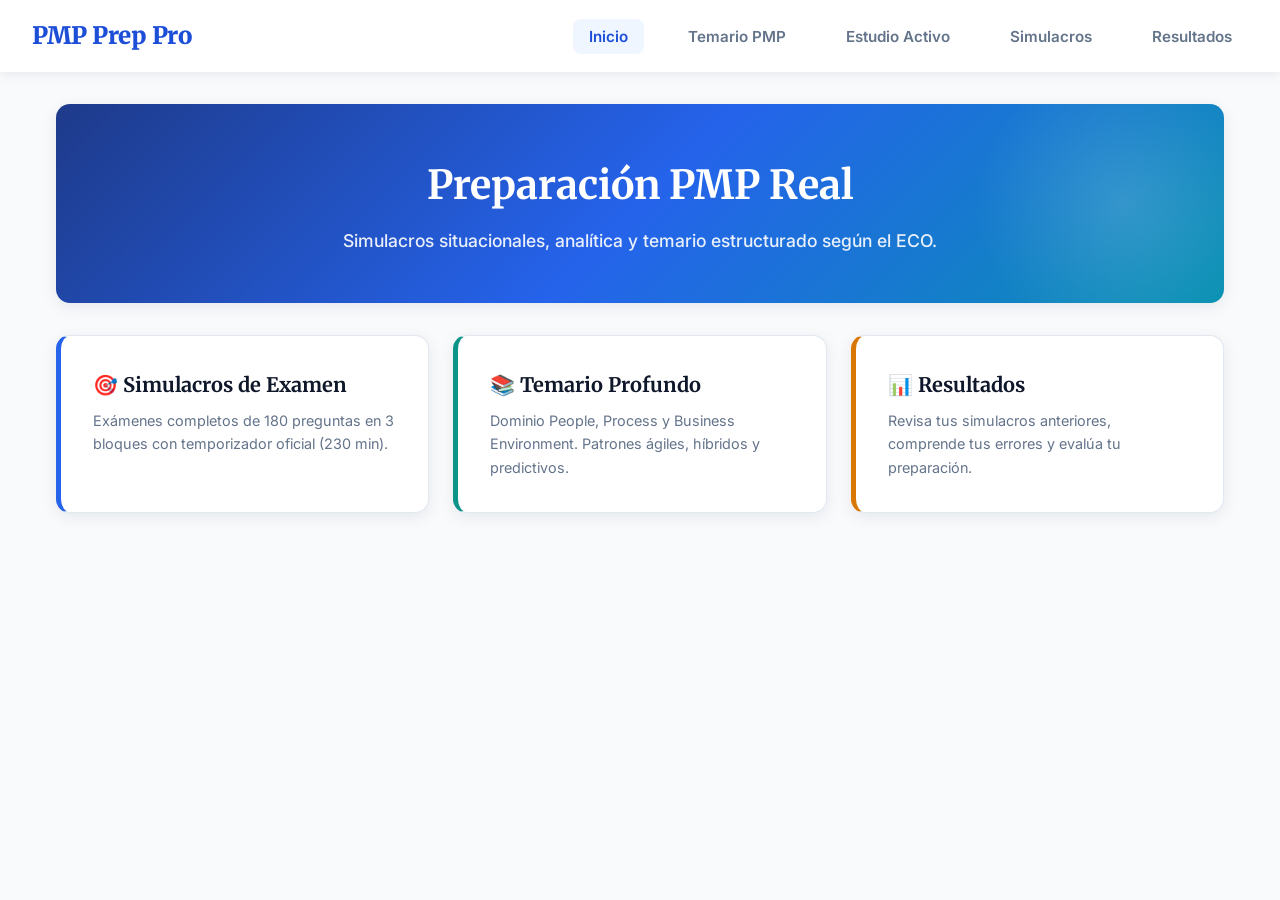
<file: index.html>
<!DOCTYPE html>
<html lang="es">
<head>
    <meta charset="UTF-8">
    <meta name="viewport" content="width=device-width, initial-scale=1.0">
    <title>PMP Prep Pro</title>
    <link rel="stylesheet" href="index.css">
</head>
<body>
    <nav class="navbar">
        <div class="logo">PMP Prep Pro</div>
        <div class="nav-links">
            <a href="#" data-route="home">Inicio</a>
            <a href="#" data-route="syllabus">Temario PMP</a>
            <a href="#" data-route="study">Estudio Activo</a>
            <a href="#" data-route="exams">Simulacros</a>
            <a href="#" data-route="results">Resultados</a>
        </div>
    </nav>

    <main id="app-container">
        <!-- Views will be injected here by router -->
    </main>

    <!-- Templates -->
    <template id="tpl-home">
        <section class="view-section">
            <div class="hero-card">
                <h1>Preparación PMP Real</h1>
                <p>Simulacros situacionales, analítica y temario estructurado según el ECO.</p>
            </div>
            
            <div class="dashboard-cards">
                <div class="card" onclick="window.app.navigate('exams')">
                    <h3>🎯 Simulacros de Examen</h3>
                    <p>Exámenes completos de 180 preguntas en 3 bloques con temporizador oficial (230 min).</p>
                </div>
                <div class="card" onclick="window.app.navigate('syllabus')">
                    <h3>📚 Temario Profundo</h3>
                    <p>Dominio People, Process y Business Environment. Patrones ágiles, híbridos y predictivos.</p>
                </div>
                <div class="card" onclick="window.app.navigate('results')">
                    <h3>📊 Resultados</h3>
                    <p>Revisa tus simulacros anteriores, comprende tus errores y evalúa tu preparación.</p>
                </div>
            </div>
        </section>
    </template>

    <template id="tpl-syllabus">
        <section class="view-section syllabus-view">
            <h1>Temario PMP Profundo</h1>
            <p>Selecciona un dominio para explorar sus conceptos clave, trampas y pistas para el examen.</p>
            <div id="syllabus-container" class="syllabus-layout">
                <!-- SyllabusLoader injects here -->
            </div>
        </section>
    </template>

    <template id="tpl-exams">
        <section class="view-section">
            <h1>Simulacros Oficiales</h1>
            <div id="exam-list" class="exam-list">
                <!-- Exam cards injected here -->
            </div>
        </section>
    </template>

    <template id="tpl-exam-runner">
        <section class="view-section exam-runner">
            <div class="exam-header">
                <div class="exam-info">
                    <span id="exam-title">Examen</span>
                    <span id="exam-block">Bloque 1 de 3</span>
                    <span id="exam-progress">Pregunta 1 de 60</span>
                </div>
                <div class="exam-timer" id="global-timer">230:00</div>
            </div>
            <div class="exam-body">
                <div class="question-container" id="question-container">
                    <!-- Question injected here -->
                </div>
                <div class="exam-controls">
                    <button id="btn-prev" class="btn secondary">Anterior</button>
                    <button id="btn-mark" class="btn warning">Marcar para revisar</button>
                    <button id="btn-next" class="btn primary">Siguiente</button>
                    <button id="btn-finish-block" class="btn danger hidden">Finalizar Bloque</button>
                </div>
            </div>
        </section>
    </template>

    <template id="tpl-break">
        <section class="view-section break-screen">
            <h1>Descanso de 10 Minutos</h1>
            <p>Has completado un bloque. Tienes 10 minutos de descanso opcional.</p>
            <div class="timer-large" id="break-timer">10:00</div>
            <button id="btn-resume" class="btn primary large">Reanudar Examen (Bloque Siguiente)</button>
        </section>
    </template>

    <template id="tpl-results">
        <section class="view-section results-view">
            <h1>Resultados del Simulacro</h1>
            <div id="results-container">
                <!-- Analytics injects here -->
            </div>
        </section>
    </template>

    <script type="module" src="js/app.js"></script>
</body>
</html>
</file>
<file: index.css>
@import url('https://fonts.googleapis.com/css2?family=Merriweather:wght@700;900&family=Inter:wght@400;500;600;700;800&family=JetBrains+Mono:wght@400;700&display=swap');

:root {
    /* PMP Palette & Variables based on old premium design */
    --bg: #F8FAFC;
    --surface: #FFFFFF;
    
    --g1: #F1F5F9;
    --g2: #E2E8F0;
    --g3: #CBD5E1;
    
    --ink: #0F172A;
    --ink2: #334155;
    --ink3: #64748B;
    
    /* Domain: Process */
    --blue: #2563EB;
    --blue-l: #DBEAFE;
    --blue-d: #1D4ED8;
    --blue-bg: #EFF6FF;
    
    /* Domain: People */
    --teal: #0D9488;
    --teal-l: #CCFBF1;
    --teal-d: #0F766E;
    --teal-bg: #F0FDFA;
    
    /* Domain: Business Environment */
    --amber: #D97706;
    --amber-l: #FEF3C7;
    --amber-d: #B45309;
    --amber-bg: #FFFBEB;
    
    /* Utility / States */
    --red: #DC2626;
    --red-l: #FEE2E2;
    --red-d: #B91C1C;
    --red-bg: #FEF2F2;
    
    --green: #16A34A;
    --green-bg: #DCFCE7;
    --green-d: #15803D;

    --purple: #7C3AED;
    --purple-bg: #F5F3FF;
    
    --radius: 14px;
    --radius-sm: 8px;
    --shadow: 0 4px 16px rgba(15, 23, 42, 0.08);
    --shadow-hover: 0 8px 24px rgba(15, 23, 42, 0.12);
}

* { box-sizing: border-box; margin: 0; padding: 0; }

body {
    font-family: 'Inter', system-ui, -apple-system, sans-serif;
    background-color: var(--bg);
    color: var(--ink);
    line-height: 1.65;
    -webkit-font-smoothing: antialiased;
}

h1, h2, h3, h4 {
    font-family: 'Merriweather', serif;
    color: var(--ink);
}

.text-success { color: var(--green-d); font-weight: bold; }
.text-danger { color: var(--red-d); font-weight: bold; }

/* Navbar */
.navbar {
    display: flex;
    justify-content: space-between;
    align-items: center;
    background: var(--surface);
    padding: 1rem 2rem;
    box-shadow: 0 2px 12px rgba(15, 23, 42, 0.08);
    position: sticky;
    top: 0;
    z-index: 100;
}

.navbar .logo {
    font-family: 'Merriweather', serif;
    font-weight: 900;
    font-size: 1.5rem;
    color: var(--blue-d);
    letter-spacing: -0.5px;
}

.nav-links a {
    text-decoration: none;
    color: var(--ink3);
    margin-left: 1.5rem;
    font-weight: 600;
    font-size: 0.95rem;
    padding: 0.5rem 1rem;
    border-radius: var(--radius-sm);
    transition: all 0.2s;
}

.nav-links a:hover, .nav-links a.active {
    color: var(--blue-d);
    background: var(--blue-bg);
}

#app-container {
    max-width: 1200px;
    margin: 2rem auto;
    padding: 0 1rem;
}

.view-section {
    animation: fadeIn 0.4s ease;
}

@keyframes fadeIn {
    from { opacity: 0; transform: translateY(15px); }
    to { opacity: 1; transform: translateY(0); }
}

/* Home / Hero */
.hero-card {
    background: linear-gradient(135deg, #1E3A8A, #2563EB 50%, #0891B2);
    border-radius: var(--radius);
    padding: 3rem 2rem;
    text-align: center;
    color: white;
    box-shadow: var(--shadow);
    margin-bottom: 2rem;
    position: relative;
    overflow: hidden;
}

.hero-card::before {
    content: '';
    position: absolute;
    top: -50px;
    right: -50px;
    width: 300px;
    height: 300px;
    background: radial-gradient(circle, rgba(255,255,255,0.15), transparent 70%);
}

.hero-card h1 {
    color: white;
    font-size: 2.5rem;
    margin-bottom: 0.5rem;
}

.hero-card p {
    font-size: 1.1rem;
    opacity: 0.9;
    font-weight: 500;
}

.dashboard-cards, .exam-list {
    display: grid;
    grid-template-columns: repeat(auto-fit, minmax(300px, 1fr));
    gap: 1.5rem;
    margin-top: 1rem;
}

.card {
    background: var(--surface);
    padding: 2rem;
    border-radius: var(--radius);
    box-shadow: var(--shadow);
    border: 1px solid var(--g2);
    cursor: pointer;
    transition: all 0.3s ease;
    border-left: 5px solid var(--blue);
}

.card:nth-child(2) { border-left-color: var(--teal); }
.card:nth-child(3) { border-left-color: var(--amber); }

.card:hover {
    transform: translateY(-5px);
    box-shadow: var(--shadow-hover);
    border-color: var(--blue-l);
}

.card h3 {
    font-size: 1.25rem;
    margin-bottom: 0.5rem;
}

.card p {
    color: var(--ink3);
    font-size: 0.9rem;
}

/* Buttons */
.btn {
    padding: 0.8rem 1.5rem;
    border: none;
    border-radius: var(--radius-sm);
    cursor: pointer;
    font-weight: 700;
    font-size: 0.95rem;
    font-family: inherit;
    transition: all 0.2s;
}

.btn.primary { background: var(--blue); color: white; box-shadow: 0 4px 6px rgba(37, 99, 235, 0.2); }
.btn.primary:hover { background: var(--blue-d); transform: translateY(-1px); }
.btn.secondary { background: var(--g2); color: var(--ink); }
.btn.secondary:hover { background: var(--g3); }
.btn.warning { background: var(--amber-l); color: var(--amber-d); margin-left: auto; border: 1px solid var(--amber); }
.btn.danger { background: var(--red); color: white; }
.btn.large { font-size: 1.1rem; padding: 1rem 2rem; }
.hidden { display: none !important; }

/* Exam Runner */
.exam-runner {
    background: var(--surface);
    border-radius: var(--radius);
    box-shadow: var(--shadow);
    border: 1px solid var(--g2);
    display: flex;
    flex-direction: column;
    min-height: 70vh;
}

.exam-header {
    display: flex;
    justify-content: space-between;
    align-items: center;
    padding: 1.5rem 2rem;
    background: var(--g1);
    border-bottom: 1px solid var(--g2);
    border-radius: var(--radius) var(--radius) 0 0;
}

.exam-info {
    display: flex;
    gap: 1.5rem;
    font-weight: 700;
    font-size: 0.95rem;
    color: var(--ink2);
}

.exam-info span {
    background: var(--surface);
    padding: 0.4rem 1rem;
    border-radius: 20px;
    border: 1px solid var(--g3);
}

.exam-timer {
    font-family: 'JetBrains Mono', monospace;
    font-size: 1.5rem;
    font-weight: 900;
    color: var(--blue-d);
    background: var(--blue-l);
    padding: 0.4rem 1rem;
    border-radius: var(--radius-sm);
}

.exam-body { padding: 2.5rem; flex: 1; display: flex; flex-direction: column; }

.question-container { flex: 1; max-width: 900px; margin: 0 auto; width: 100%; }

.question-meta {
    display: flex;
    gap: 0.5rem;
    margin-bottom: 1rem;
}

.meta-badge {
    font-size: 0.75rem;
    font-weight: 700;
    text-transform: uppercase;
    padding: 0.3rem 0.8rem;
    border-radius: 12px;
}

.meta-domain-people { background: var(--teal-l); color: var(--teal-d); }
.meta-domain-process { background: var(--blue-l); color: var(--blue-d); }
.meta-domain-business { background: var(--amber-l); color: var(--amber-d); }

.question-text { 
    font-size: 1.25rem; 
    margin-bottom: 2rem; 
    font-weight: 700; 
    color: var(--ink);
    line-height: 1.6;
}

.options { display: flex; flex-direction: column; gap: 1rem; margin-bottom: 2rem; }
.option {
    padding: 1.2rem 1.5rem;
    border: 2px solid var(--g2);
    border-radius: var(--radius-sm);
    cursor: pointer;
    transition: all 0.2s;
    font-size: 1rem;
    color: var(--ink2);
    font-weight: 500;
    background: var(--surface);
}

.option:hover { border-color: var(--blue-l); background: var(--bg); }
.option.selected { 
    border-color: var(--blue); 
    background: var(--blue-bg); 
    color: var(--blue-d);
    box-shadow: 0 2px 8px rgba(37, 99, 235, 0.1);
}

.exam-controls {
    display: flex;
    gap: 1rem;
    border-top: 1px solid var(--g2);
    padding-top: 1.5rem;
    margin-top: auto;
}

.break-screen { text-align: center; padding: 5rem 2rem; }
.timer-large { 
    font-family: 'JetBrains Mono', monospace;
    font-size: 6rem; 
    font-weight: 900; 
    color: var(--teal-d); 
    background: var(--teal-l);
    display: inline-block;
    padding: 1rem 3rem;
    border-radius: var(--radius);
    margin: 3rem 0; 
    box-shadow: var(--shadow);
}

/* Syllabus & Domain Styling */
.syllabus-layout { display: flex; gap: 2rem; margin-top: 2rem; align-items: flex-start; }
.syllabus-nav { 
    width: 280px; 
    flex-shrink: 0; 
    background: var(--surface); 
    border-radius: var(--radius); 
    padding: 1rem; 
    box-shadow: var(--shadow); 
    border: 1px solid var(--g2);
    position: sticky;
    top: 90px;
}
.domain-list { list-style: none; }
.domain-list li { 
    padding: 1rem 1.2rem; 
    cursor: pointer; 
    border-bottom: 1px solid var(--g2); 
    transition: all 0.2s; 
    font-weight: 600;
    color: var(--ink2);
    border-radius: var(--radius-sm);
}
.domain-list li:hover, .domain-list li.active { 
    background: var(--blue-bg); 
    color: var(--blue-d); 
}
.domain-list li:last-child { border-bottom: none; }

.syllabus-content { 
    flex: 1; 
    background: var(--surface); 
    padding: 2.5rem; 
    border-radius: var(--radius); 
    box-shadow: var(--shadow); 
    border: 1px solid var(--g2);
}

.task-card { 
    border: 1px solid var(--g2); 
    padding: 2rem; 
    margin: 2rem 0; 
    border-radius: var(--radius); 
    background: var(--surface);
    box-shadow: 0 2px 8px rgba(0,0,0,0.02);
}

.task-card h3 {
    color: var(--blue-d);
    margin-bottom: 1rem;
    padding-bottom: 0.5rem;
    border-bottom: 2px solid var(--blue-l);
}

.topic-box { margin-top: 2rem; padding-top: 1.5rem; border-top: 1px dashed var(--g3); }
.topic-box h4 { font-size: 1.2rem; color: var(--ink); margin-bottom: 1rem; }

.signals-traps { display: flex; gap: 1.5rem; margin: 1.5rem 0; }
@media(max-width: 768px) { .signals-traps { flex-direction: column; } }

.signals, .traps { flex: 1; padding: 1.5rem; border-radius: var(--radius-sm); font-size: 0.95rem; }
.signals { background: var(--green-bg); border: 1px solid #BBE8B5; }
.signals strong { color: var(--green-d); display: block; margin-bottom: 0.5rem; font-size: 1rem;}
.traps { background: var(--red-bg); border: 1px solid #FBC4C4; }
.traps strong { color: var(--red-d); display: block; margin-bottom: 0.5rem; font-size: 1rem;}

.signals ul, .traps ul { padding-left: 1.5rem; }
.signals li, .traps li { margin-bottom: 0.5rem; color: var(--ink2); }

.approach-notes { 
    display: grid; 
    grid-template-columns: 1fr 1fr 1fr; 
    gap: 1.5rem; 
    margin-top: 1.5rem; 
    font-size: 0.9rem; 
    background: var(--bg); 
    padding: 1.5rem; 
    border-radius: var(--radius-sm); 
    border: 1px solid var(--g2);
}
.approach-notes div strong { display: block; margin-bottom: 0.5rem; color: var(--ink); }

/* Results */
.results-dashboard {
    display: flex;
    justify-content: center;
    margin: 2rem 0;
}

.score-card {
    background: var(--surface);
    border: 1px solid var(--g2);
    border-radius: var(--radius);
    padding: 3rem;
    text-align: center;
    box-shadow: var(--shadow);
    max-width: 500px;
    width: 100%;
}

.score-huge {
    font-family: 'JetBrains Mono', monospace;
    font-size: 5rem;
    font-weight: 900;
    margin: 1rem 0;
}

.review-item {
    background: var(--surface);
    border: 1px solid var(--g2);
    border-left: 6px solid var(--g3);
    border-radius: var(--radius);
    padding: 2rem;
    margin-bottom: 1.5rem;
    box-shadow: 0 2px 4px rgba(0,0,0,0.02);
}

.review-item.correct { border-left-color: var(--teal); }
.review-item.incorrect { border-left-color: var(--red); }

.review-item h4 {
    font-size: 1.1rem;
    line-height: 1.5;
    margin-bottom: 1rem;
}

.explanation {
    margin-top: 1.5rem;
    padding: 1.5rem;
    background: var(--bg);
    border-radius: var(--radius-sm);
    font-size: 0.95rem;
    color: var(--ink2);
    border: 1px solid var(--g2);
}

.explanation strong { color: var(--ink); }
</file>
